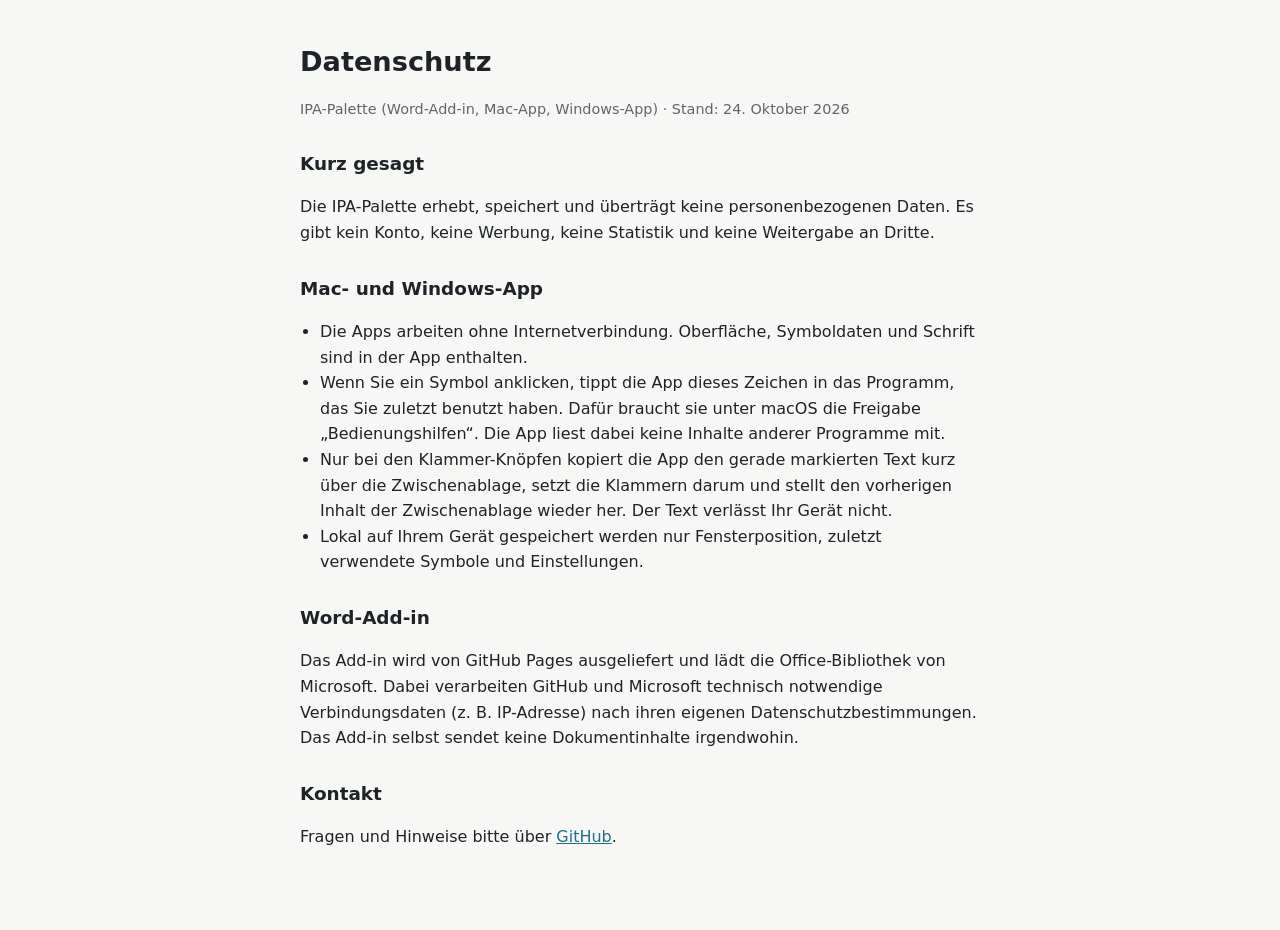
<file: datenschutz.html>
<!DOCTYPE html>
<html lang="de">
<head>
  <meta charset="utf-8">
  <meta name="viewport" content="width=device-width, initial-scale=1">
  <title>IPA-Palette – Datenschutz</title>
  <link rel="icon" type="image/png" href="assets/icon-32.png">
  <style>
    :root { --bg: #f7f7f5; --text: #1d2327; --muted: #5f666b; --accent: #1f6f8b; --border: #d4d4ce; }
    @media (prefers-color-scheme: dark) { :root { --bg: #1b1d1f; --text: #e7e8e9; --muted: #9ba2a7; --accent: #6cb7d3; --border: #3e4348; } }
    body { margin: 0; background: var(--bg); color: var(--text); font: 16px/1.6 system-ui, -apple-system, "Segoe UI", Roboto, sans-serif; }
    main { max-width: 680px; margin: 0 auto; padding: 40px 16px 64px; }
    h1 { font-size: 1.7rem; margin: 0 0 4px; } h2 { font-size: 1.15rem; margin: 28px 0 6px; }
    p, li { color: var(--text); } .muted { color: var(--muted); font-size: .9rem; }
    a { color: var(--accent); } ul { padding-left: 20px; }
  </style>
</head>
<body>
<main>
  <h1>Datenschutz</h1>
  <p class="muted">IPA-Palette (Word-Add-in, Mac-App, Windows-App) · Stand: 24. Oktober 2026</p>

  <h2>Kurz gesagt</h2>
  <p>Die IPA-Palette erhebt, speichert und überträgt keine personenbezogenen Daten. Es gibt kein Konto, keine Werbung, keine Statistik und keine Weitergabe an Dritte.</p>

  <h2>Mac- und Windows-App</h2>
  <ul>
    <li>Die Apps arbeiten ohne Internetverbindung. Oberfläche, Symboldaten und Schrift sind in der App enthalten.</li>
    <li>Wenn Sie ein Symbol anklicken, tippt die App dieses Zeichen in das Programm, das Sie zuletzt benutzt haben. Dafür braucht sie unter macOS die Freigabe „Bedienungshilfen“. Die App liest dabei keine Inhalte anderer Programme mit.</li>
    <li>Nur bei den Klammer-Knöpfen kopiert die App den gerade markierten Text kurz über die Zwischenablage, setzt die Klammern darum und stellt den vorherigen Inhalt der Zwischenablage wieder her. Der Text verlässt Ihr Gerät nicht.</li>
    <li>Lokal auf Ihrem Gerät gespeichert werden nur Fensterposition, zuletzt verwendete Symbole und Einstellungen.</li>
  </ul>

  <h2>Word-Add-in</h2>
  <p>Das Add-in wird von GitHub Pages ausgeliefert und lädt die Office-Bibliothek von Microsoft. Dabei verarbeiten GitHub und Microsoft technisch notwendige Verbindungsdaten (z. B. IP-Adresse) nach ihren eigenen Datenschutzbestimmungen. Das Add-in selbst sendet keine Dokumentinhalte irgendwohin.</p>

  <h2>Kontakt</h2>
  <p>Fragen und Hinweise bitte über <a href="https://github.com/jeremiaswilcke/ipa-palette/issues">GitHub</a>.</p>
</main>
</body>
</html>
</file>
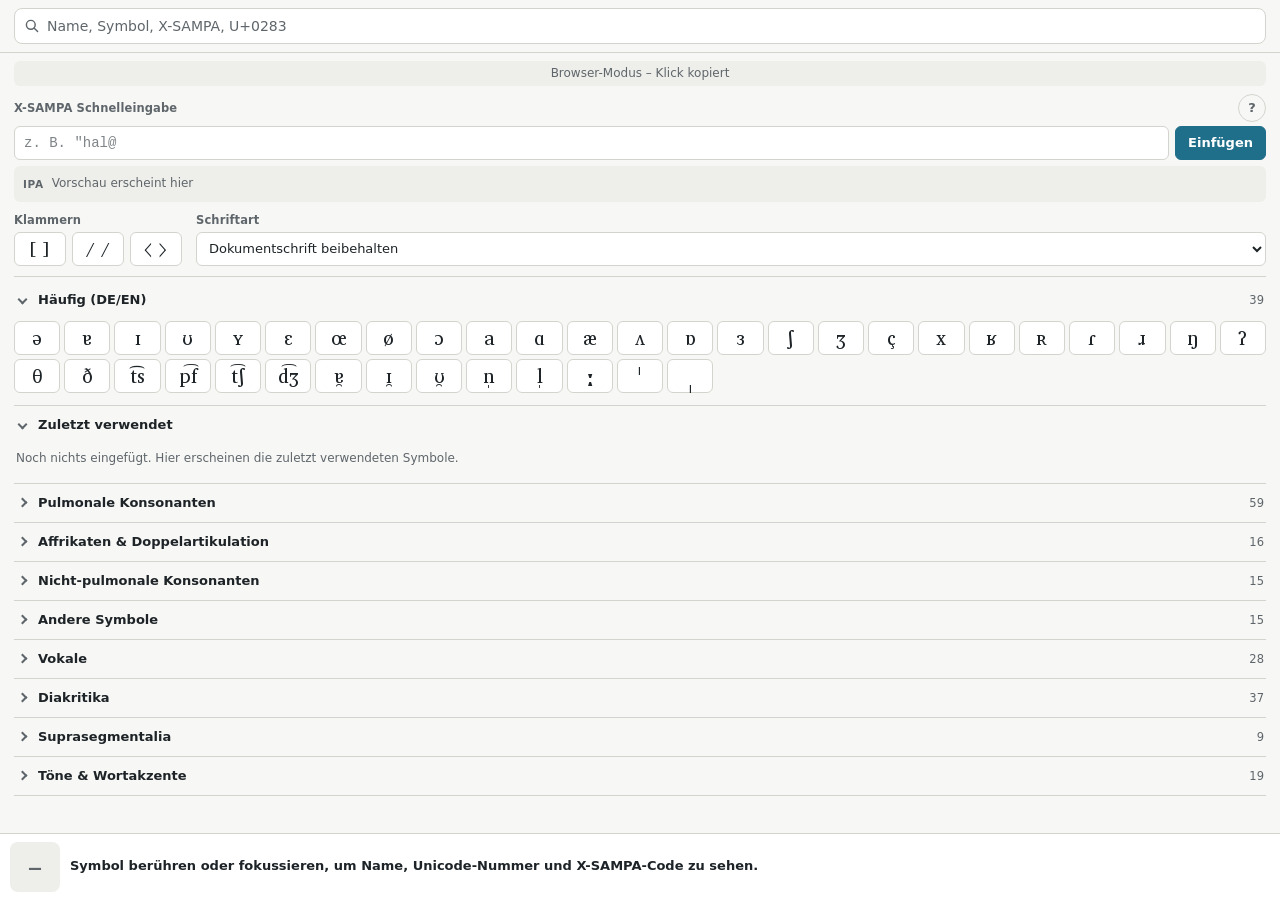
<file: taskpane.html>
<!DOCTYPE html>
<html lang="de">
<head>
  <meta charset="utf-8">
  <meta name="viewport" content="width=device-width, initial-scale=1">
  <meta name="color-scheme" content="light dark">
  <title>IPA-Palette</title>
  <link rel="icon" type="image/png" href="assets/icon-32.png">
  <link rel="stylesheet" href="taskpane.css">
  <script src="https://appsforoffice.microsoft.com/lib/1/hosted/office.js"></script>
</head>
<body>
  <h1 class="sr-only">IPA-Palette</h1>

  <header class="top">
    <div class="search">
      <svg class="search-icon" viewBox="0 0 20 20" width="16" height="16" aria-hidden="true" focusable="false">
        <circle cx="8.5" cy="8.5" r="5.5" fill="none" stroke="currentColor" stroke-width="1.8"/>
        <path d="M12.8 12.8 17 17" fill="none" stroke="currentColor" stroke-width="1.8" stroke-linecap="round"/>
      </svg>
      <input id="search" type="search" placeholder="Name, Symbol, X-SAMPA, U+0283"
             aria-label="Symbole suchen (Name, Symbol, X-SAMPA-Code oder Unicode-Nummer)"
             autocomplete="off" autocapitalize="off" autocorrect="off" spellcheck="false" enterkeyhint="search">
    </div>
  </header>

  <main id="main">
    <p id="notice" class="notice" role="status" hidden>Browser-Modus – Klick kopiert</p>

    <section class="tools" aria-label="Eingabehilfen">
      <div class="tool">
        <div class="tool-head">
          <label for="xs-input" class="lbl">X-SAMPA Schnelleingabe</label>
          <button type="button" id="xs-help" class="help" aria-expanded="false" aria-controls="xs-cheat"
                  title="Kurzübersicht der wichtigsten X-SAMPA-Codes ein-/ausblenden" aria-label="X-SAMPA-Hilfe ein- oder ausblenden">?</button>
        </div>
        <div class="xs-row">
          <input id="xs-input" type="text" placeholder="z. B. &quot;hal@" aria-describedby="xs-preview"
                 autocomplete="off" autocapitalize="off" autocorrect="off" spellcheck="false" inputmode="text">
          <button type="button" id="xs-insert" class="btn primary" title="Umgewandelten Text an der Cursorposition einfügen (Eingabetaste)">Einfügen</button>
        </div>
        <div id="xs-preview" class="xs-preview" aria-live="polite" aria-label="Vorschau der IPA-Umwandlung">
          <span class="xs-arrow" aria-hidden="true">IPA</span>
          <span id="xs-out" class="xs-out" data-empty="true">Vorschau erscheint hier</span>
        </div>
        <div id="xs-cheat" class="cheat" hidden></div>
      </div>

      <div class="tool-row">
        <div class="tool brackets">
          <span class="lbl" id="brackets-label">Klammern</span>
          <div class="btn-row" role="group" aria-labelledby="brackets-label" id="brackets"></div>
        </div>
        <div class="tool font">
          <label for="font" class="lbl">Schriftart</label>
          <select id="font" title="Schriftart für eingefügte Zeichen"></select>
        </div>
      </div>
    </section>

    <div id="results" hidden></div>
    <div id="sections"></div>
  </main>

  <footer id="infobar" class="infobar">
    <div id="info-glyph" class="info-glyph" aria-hidden="true" data-empty="true">–</div>
    <div class="info-text">
      <div id="info-name" class="info-name">Symbol berühren oder fokussieren, um Name, Unicode-Nummer und X-SAMPA-Code zu sehen.</div>
      <div class="info-meta">
        <span id="info-cp" class="info-cp"></span>
        <span id="info-xs" class="info-xs"></span>
      </div>
    </div>
  </footer>

  <div id="toast" class="toast" role="status" aria-live="polite"></div>

  <script src="ipa-data.js"></script>
  <script src="taskpane.js"></script>
</body>
</html>
</file>
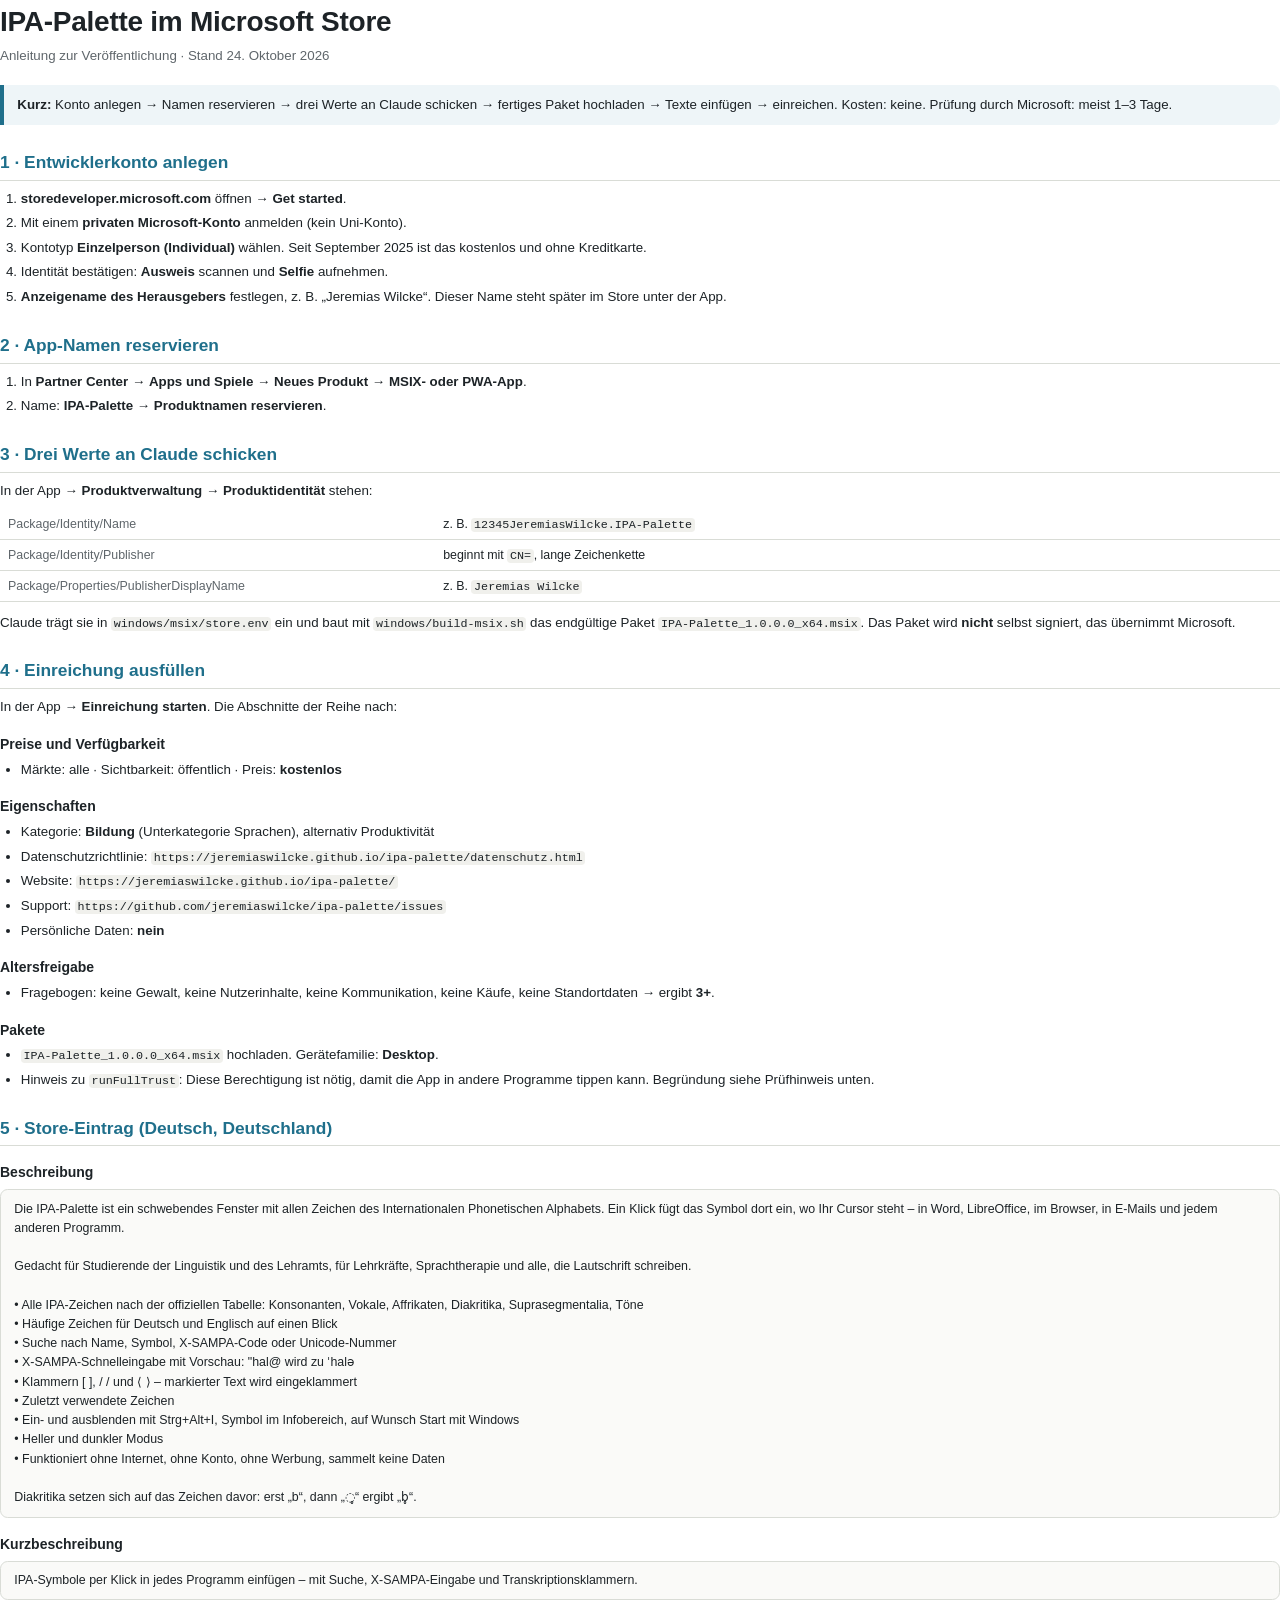
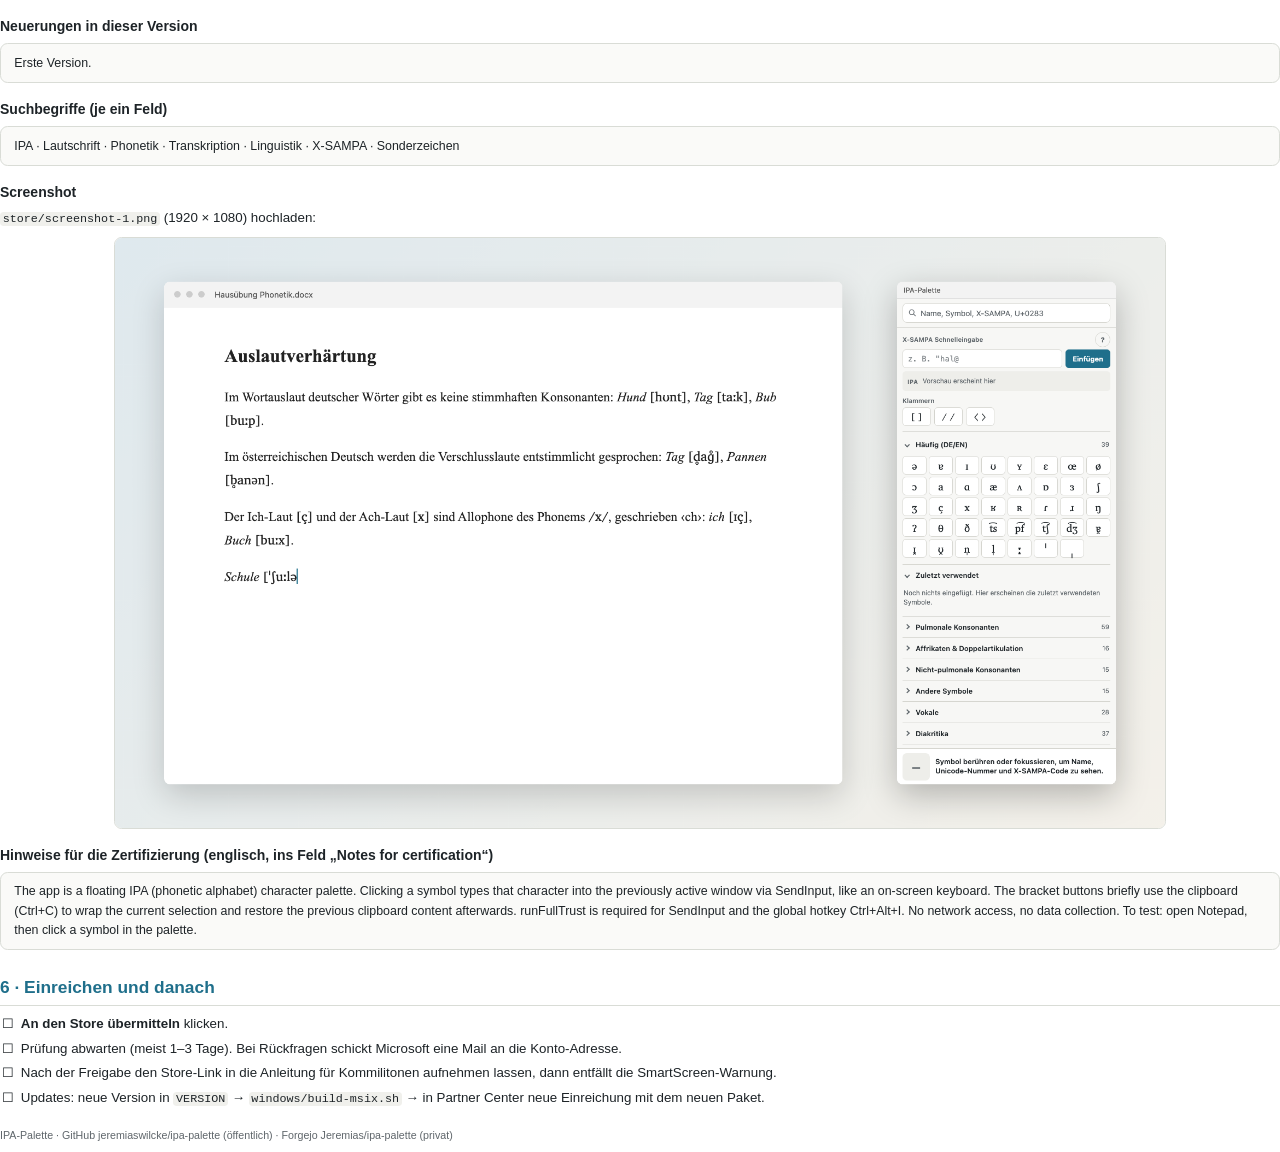
<file: store/store-anleitung.html>
<!DOCTYPE html>
<html lang="de">
<head>
<meta charset="utf-8">
<title>IPA-Palette – Microsoft Store</title>
<style>
  @page { size: A4; margin: 16mm 17mm 18mm; }
  :root { --ink: #1d2327; --muted: #5f666b; --accent: #1f6f8b; --soft: #eef5f8; --line: #d9dcd6; }
  html { -webkit-print-color-adjust: exact; print-color-adjust: exact; }
  body { font: 10pt/1.55 "Segoe UI", -apple-system, Helvetica, Arial, sans-serif; color: var(--ink); margin: 0; }
  h1 { font-size: 21pt; margin: 0 0 2pt; letter-spacing: -.2pt; }
  .sub { color: var(--muted); margin: 0 0 14pt; }
  h2 { font-size: 13pt; color: var(--accent); margin: 18pt 0 6pt; padding-bottom: 3pt; border-bottom: .3mm solid var(--line); break-after: avoid; }
  h3 { font-size: 10.5pt; margin: 12pt 0 3pt; break-after: avoid; }
  ol, ul { margin: 0 0 6pt; padding-left: 5.5mm; } li { margin-bottom: 3pt; }
  p { margin: 0 0 6pt; }
  .box { background: var(--soft); border-left: 1.2mm solid var(--accent); padding: 7pt 10pt; margin: 8pt 0; border-radius: 0 2mm 2mm 0; break-inside: avoid; }
  .copy { border: .3mm solid var(--line); border-radius: 2mm; padding: 7pt 10pt; margin: 4pt 0 8pt; background: #fafaf8; white-space: pre-wrap; font-size: 9.3pt; break-inside: avoid; }
  table { border-collapse: collapse; width: 100%; font-size: 9.3pt; margin: 4pt 0 8pt; }
  td { border-bottom: .25mm solid var(--line); padding: 4pt 6pt; vertical-align: top; }
  td:first-child { width: 34%; color: var(--muted); }
  code { font-family: ui-monospace, Menlo, Consolas, monospace; font-size: 8.8pt; background: #f0f0ec; padding: 0 2pt; border-radius: 1mm; }
  .check li { list-style: none; position: relative; } .check li::before { content: "☐"; position: absolute; left: -5mm; }
  .page { break-before: page; }
  img { width: 82%; display: block; margin: 0 auto; border: .3mm solid var(--line); border-radius: 2mm; }
  .foot { color: var(--muted); font-size: 8pt; margin-top: 14pt; }
</style>
</head>
<body>
<h1>IPA-Palette im Microsoft Store</h1>
<p class="sub">Anleitung zur Veröffentlichung · Stand 24. Oktober 2026</p>

<div class="box"><b>Kurz:</b> Konto anlegen → Namen reservieren → drei Werte an Claude schicken → fertiges Paket hochladen → Texte einfügen → einreichen. Kosten: keine. Prüfung durch Microsoft: meist 1–3 Tage.</div>

<h2>1 · Entwicklerkonto anlegen</h2>
<ol>
  <li><b>storedeveloper.microsoft.com</b> öffnen → <b>Get started</b>.</li>
  <li>Mit einem <b>privaten Microsoft-Konto</b> anmelden (kein Uni-Konto).</li>
  <li>Kontotyp <b>Einzelperson (Individual)</b> wählen. Seit September 2025 ist das kostenlos und ohne Kreditkarte.</li>
  <li>Identität bestätigen: <b>Ausweis</b> scannen und <b>Selfie</b> aufnehmen.</li>
  <li><b>Anzeigename des Herausgebers</b> festlegen, z. B. „Jeremias Wilcke“. Dieser Name steht später im Store unter der App.</li>
</ol>

<h2>2 · App-Namen reservieren</h2>
<ol>
  <li>In <b>Partner Center</b> → <b>Apps und Spiele</b> → <b>Neues Produkt</b> → <b>MSIX- oder PWA-App</b>.</li>
  <li>Name: <b>IPA-Palette</b> → <b>Produktnamen reservieren</b>.</li>
</ol>

<h2>3 · Drei Werte an Claude schicken</h2>
<p>In der App → <b>Produktverwaltung</b> → <b>Produktidentität</b> stehen:</p>
<table>
  <tr><td>Package/Identity/Name</td><td>z. B. <code>12345JeremiasWilcke.IPA-Palette</code></td></tr>
  <tr><td>Package/Identity/Publisher</td><td>beginnt mit <code>CN=</code>, lange Zeichenkette</td></tr>
  <tr><td>Package/Properties/PublisherDisplayName</td><td>z. B. <code>Jeremias Wilcke</code></td></tr>
</table>
<p>Claude trägt sie in <code>windows/msix/store.env</code> ein und baut mit <code>windows/build-msix.sh</code> das endgültige Paket <code>IPA-Palette_1.0.0.0_x64.msix</code>. Das Paket wird <b>nicht</b> selbst signiert, das übernimmt Microsoft.</p>

<h2>4 · Einreichung ausfüllen</h2>
<p>In der App → <b>Einreichung starten</b>. Die Abschnitte der Reihe nach:</p>

<h3>Preise und Verfügbarkeit</h3>
<ul><li>Märkte: alle · Sichtbarkeit: öffentlich · Preis: <b>kostenlos</b></li></ul>

<h3>Eigenschaften</h3>
<ul>
  <li>Kategorie: <b>Bildung</b> (Unterkategorie Sprachen), alternativ Produktivität</li>
  <li>Datenschutzrichtlinie: <code>https://jeremiaswilcke.github.io/ipa-palette/datenschutz.html</code></li>
  <li>Website: <code>https://jeremiaswilcke.github.io/ipa-palette/</code></li>
  <li>Support: <code>https://github.com/jeremiaswilcke/ipa-palette/issues</code></li>
  <li>Persönliche Daten: <b>nein</b></li>
</ul>

<h3>Altersfreigabe</h3>
<ul><li>Fragebogen: keine Gewalt, keine Nutzerinhalte, keine Kommunikation, keine Käufe, keine Standortdaten → ergibt <b>3+</b>.</li></ul>

<h3>Pakete</h3>
<ul>
  <li><code>IPA-Palette_1.0.0.0_x64.msix</code> hochladen. Gerätefamilie: <b>Desktop</b>.</li>
  <li>Hinweis zu <code>runFullTrust</code>: Diese Berechtigung ist nötig, damit die App in andere Programme tippen kann. Begründung siehe Prüfhinweis unten.</li>
</ul>

<h2>5 · Store-Eintrag (Deutsch, Deutschland)</h2>

<h3>Beschreibung</h3>
<div class="copy">Die IPA-Palette ist ein schwebendes Fenster mit allen Zeichen des Internationalen Phonetischen Alphabets. Ein Klick fügt das Symbol dort ein, wo Ihr Cursor steht – in Word, LibreOffice, im Browser, in E-Mails und jedem anderen Programm.

Gedacht für Studierende der Linguistik und des Lehramts, für Lehrkräfte, Sprachtherapie und alle, die Lautschrift schreiben.

• Alle IPA-Zeichen nach der offiziellen Tabelle: Konsonanten, Vokale, Affrikaten, Diakritika, Suprasegmentalia, Töne
• Häufige Zeichen für Deutsch und Englisch auf einen Blick
• Suche nach Name, Symbol, X-SAMPA-Code oder Unicode-Nummer
• X-SAMPA-Schnelleingabe mit Vorschau: "hal@ wird zu ˈhalə
• Klammern [ ], / / und ⟨ ⟩ – markierter Text wird eingeklammert
• Zuletzt verwendete Zeichen
• Ein- und ausblenden mit Strg+Alt+I, Symbol im Infobereich, auf Wunsch Start mit Windows
• Heller und dunkler Modus
• Funktioniert ohne Internet, ohne Konto, ohne Werbung, sammelt keine Daten

Diakritika setzen sich auf das Zeichen davor: erst „b“, dann „◌̥“ ergibt „b̥“.</div>

<h3>Kurzbeschreibung</h3>
<div class="copy">IPA-Symbole per Klick in jedes Programm einfügen – mit Suche, X-SAMPA-Eingabe und Transkriptionsklammern.</div>

<h3>Neuerungen in dieser Version</h3>
<div class="copy">Erste Version.</div>

<h3>Suchbegriffe (je ein Feld)</h3>
<div class="copy">IPA · Lautschrift · Phonetik · Transkription · Linguistik · X-SAMPA · Sonderzeichen</div>

<h3>Screenshot</h3>
<p><code>store/screenshot-1.png</code> (1920 × 1080) hochladen:</p>
<img src="screenshot-1.png" alt="Screenshot IPA-Palette">

<h3>Hinweise für die Zertifizierung (englisch, ins Feld „Notes for certification“)</h3>
<div class="copy">The app is a floating IPA (phonetic alphabet) character palette. Clicking a symbol types that character into the previously active window via SendInput, like an on-screen keyboard. The bracket buttons briefly use the clipboard (Ctrl+C) to wrap the current selection and restore the previous clipboard content afterwards. runFullTrust is required for SendInput and the global hotkey Ctrl+Alt+I. No network access, no data collection. To test: open Notepad, then click a symbol in the palette.</div>

<h2>6 · Einreichen und danach</h2>
<ul class="check">
  <li><b>An den Store übermitteln</b> klicken.</li>
  <li>Prüfung abwarten (meist 1–3 Tage). Bei Rückfragen schickt Microsoft eine Mail an die Konto-Adresse.</li>
  <li>Nach der Freigabe den Store-Link in die Anleitung für Kommilitonen aufnehmen lassen, dann entfällt die SmartScreen-Warnung.</li>
  <li>Updates: neue Version in <code>VERSION</code> → <code>windows/build-msix.sh</code> → in Partner Center neue Einreichung mit dem neuen Paket.</li>
</ul>

<p class="foot">IPA-Palette · GitHub jeremiaswilcke/ipa-palette (öffentlich) · Forgejo Jeremias/ipa-palette (privat)</p>
</body>
</html>
</file>
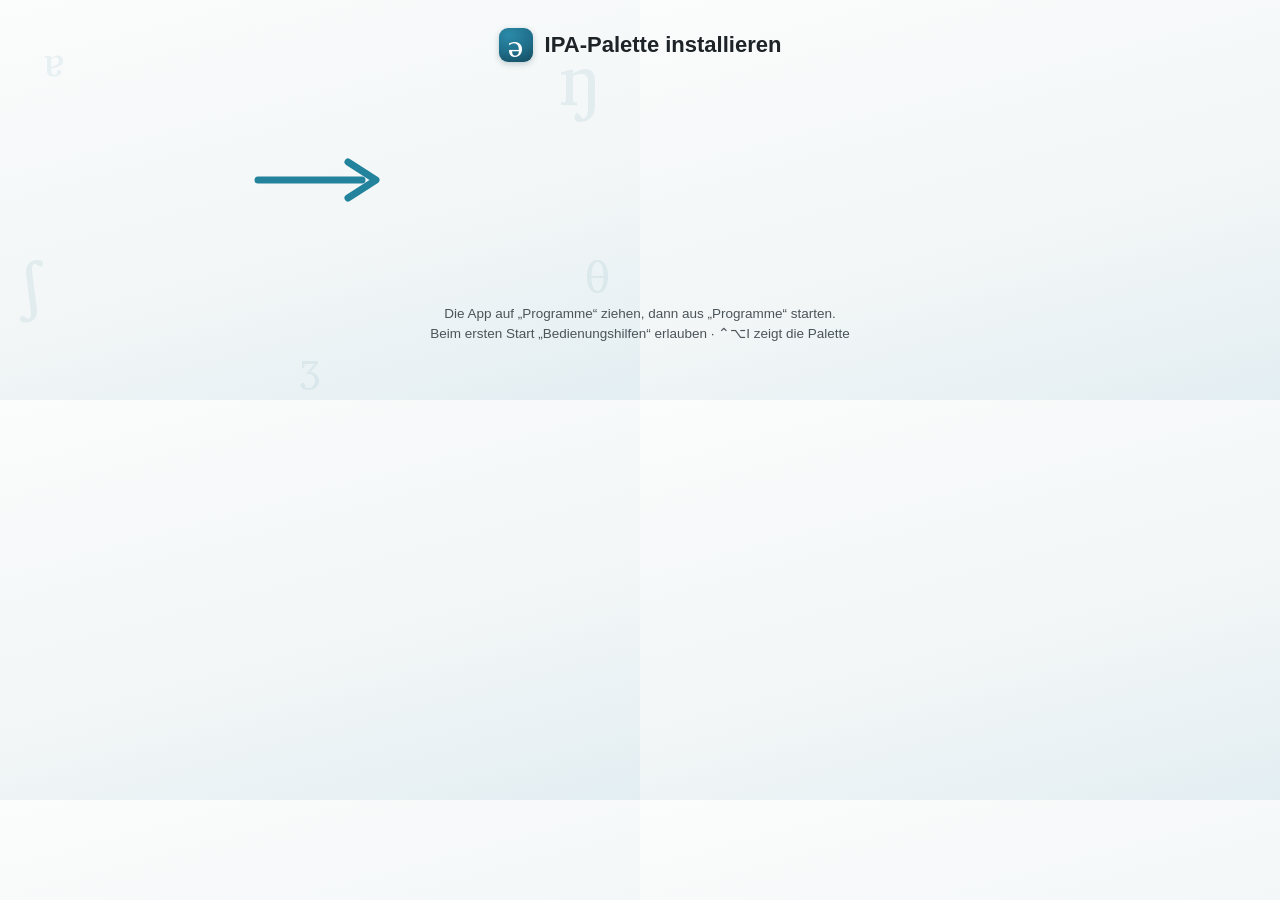
<file: mac/dmg/background.html>
<!DOCTYPE html><html><head><meta charset="utf-8"><style>
@font-face { font-family: "IPA Palette Serif"; src: url("../../fonts/ipa-palette-serif.woff2") format("woff2"); }
html,body{margin:0;width:640px;height:400px;overflow:hidden;background:linear-gradient(165deg,#fbfcfc 0%,#f2f6f7 60%,#e3eef2 100%);font-family:-apple-system,"Helvetica Neue",sans-serif;color:#1d2327}
.sym{position:absolute;font-family:"IPA Palette Serif",serif;color:rgba(31,111,139,.08);line-height:1}
.head{position:absolute;top:28px;width:100%;display:flex;justify-content:center;align-items:center;gap:12px}
.badge{width:34px;height:34px;border-radius:9px;background:radial-gradient(120% 90% at 30% 20%,#2b8aa8,#1f6f8b 55%,#164f63);color:#fff;font:30px/34px "IPA Palette Serif",serif;text-align:center;box-shadow:0 2px 6px rgba(18,63,80,.25)}
h1{font-size:22px;font-weight:600;margin:0}
p{position:absolute;top:304px;width:100%;text-align:center;font-size:13.5px;color:#4b5459;margin:0;line-height:1.5}
svg{position:absolute;left:250px;top:150px}
</style></head><body>
<div class="sym" style="left:20px;top:250px;font-size:64px">ʃ</div>
<div class="sym" style="left:560px;top:40px;font-size:72px">ŋ</div>
<div class="sym" style="left:585px;top:250px;font-size:46px">θ</div>
<div class="sym" style="left:44px;top:40px;font-size:40px">ɐ</div>
<div class="sym" style="left:300px;top:345px;font-size:40px">ʒ</div>
<div class="head"><div class="badge">ə</div><h1>IPA-Palette installieren</h1></div>
<svg width="140" height="60" viewBox="0 0 140 60"><path d="M8 30 H112" stroke="#23829c" stroke-width="7" stroke-linecap="round"/><path d="M98 12 L126 30 L98 48" fill="none" stroke="#23829c" stroke-width="7" stroke-linecap="round" stroke-linejoin="round"/></svg>
<p>Die App auf „Programme“ ziehen, dann aus „Programme“ starten.<br>Beim ersten Start „Bedienungshilfen“ erlauben · ⌃⌥I zeigt die Palette</p>
</body></html>
</file>
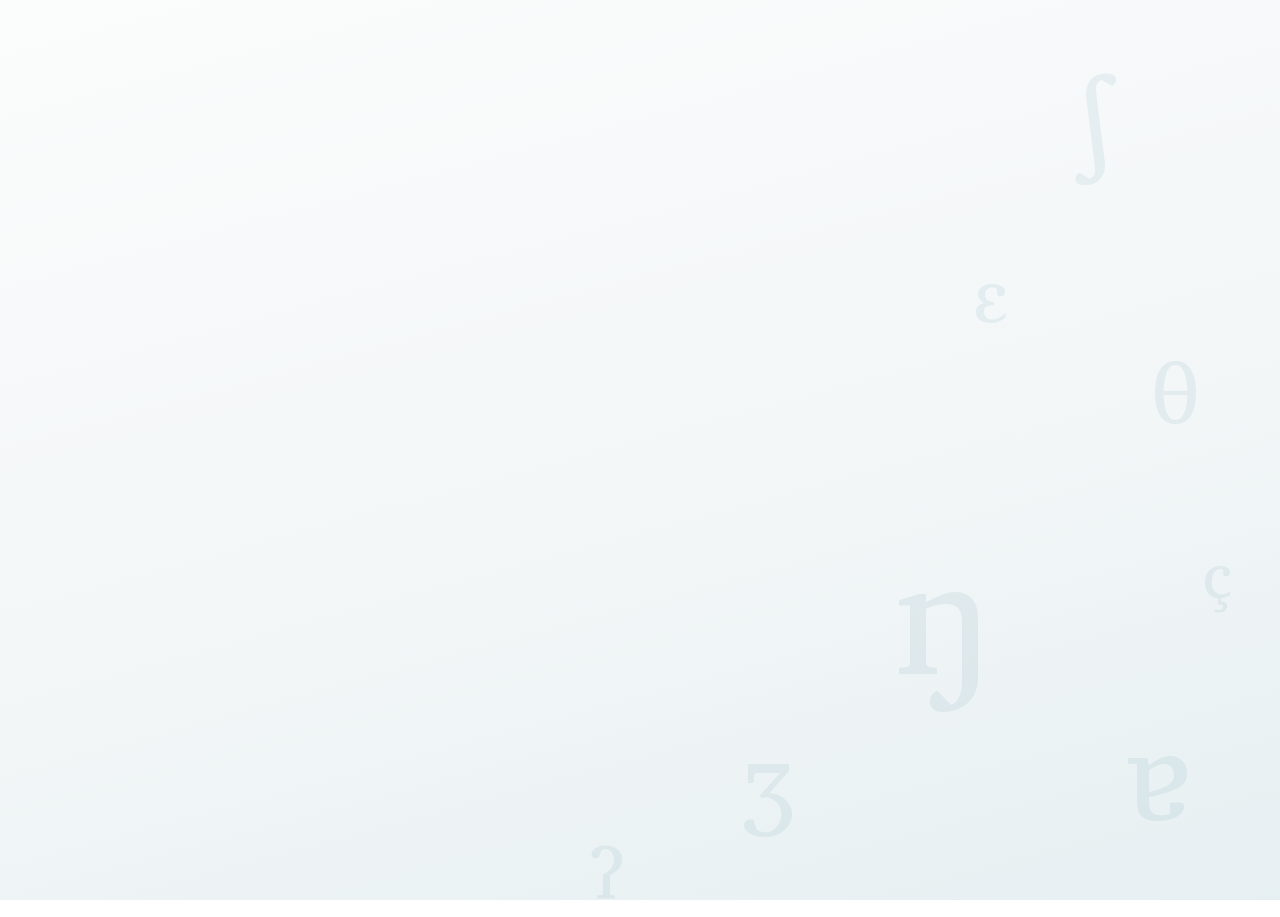
<file: windows/installer/art/art.html>
<!DOCTYPE html>
<!-- Bilder fürs Setup: art.html?side | ?back | ?back&dark  (render.sh rendert alle Größen) -->
<html><head><meta charset="utf-8"><style>
@font-face { font-family: "IPA Palette Serif"; src: url("../../../fonts/ipa-palette-serif.woff2") format("woff2"); }
html, body { margin: 0; width: 100vw; height: 100vh; overflow: hidden; }
body { position: relative; font-family: "IPA Palette Serif", serif; }
.side { background: radial-gradient(120% 70% at 30% 18%, #2b8aa8 0%, #1f6f8b 45%, #123f50 100%); color: #fff; }
.side .logo { position: absolute; left: 0; right: 0; top: 17vh; text-align: center; font-size: 46vw; line-height: 1; text-shadow: 0 0.6vw 2.4vw rgba(0,0,0,.25); }
.side .name { position: absolute; left: 0; right: 0; top: 50vh; text-align: center; font: 600 9.6vw/1 "Segoe UI", -apple-system, sans-serif; letter-spacing: .02em; }
.side .tag { position: absolute; left: 0; right: 0; top: 56.5vh; text-align: center; font: 400 6vw/1.3 "Segoe UI", -apple-system, sans-serif; color: rgba(255,255,255,.72); }
.side .line { position: absolute; left: 30%; right: 30%; top: 64vh; height: .5vw; background: rgba(255,255,255,.35); border-radius: 1vw; }
.side .sym { position: absolute; color: rgba(255,255,255,.12); }
.back { background: linear-gradient(165deg, #fbfcfc 0%, #f2f6f7 60%, #e6eff2 100%); }
.back .sym { position: absolute; color: rgba(31,111,139,.075); }
.back.dark { background: linear-gradient(165deg, #1d2124 0%, #1a1e20 60%, #15262d 100%); }
.back.dark .sym { color: rgba(108,183,211,.075); }
</style></head><body>
<script>
const q = location.search, side = q.includes('side');
document.body.className = side ? 'side' : 'back' + (q.includes('dark') ? ' dark' : '');
// verstreute Lautschriftzeichen, feste Positionen (x %, y %, Größe in vw)
const sym = side
  ? [['ʃ',8,6,15],['ŋ',74,10,17],['θ',12,74,16],['ʒ',70,72,14],['ɐ',40,86,12],['ʔ',82,40,12],['ç',6,40,11]]
  : [['ʃ',84,6,9],['ŋ',70,58,13],['θ',90,38,7],['ʒ',58,80,8],['ɐ',88,78,10],['ɛ',76,28,6],['ʔ',46,92,6],['ç',94,60,5]];
for (const [c, x, y, s] of sym) {
  const d = document.createElement('div'); d.className = 'sym'; d.textContent = c;
  d.style.cssText = `left:${x}%;top:${y}%;font-size:${s}vw;line-height:1`;
  document.body.appendChild(d);
}
if (side) document.body.insertAdjacentHTML('beforeend',
  '<div class="logo">ə</div><div class="name">IPA-Palette</div><div class="tag">Lautschrift per Klick</div><div class="line"></div>');
</script>
</body></html>
</file>
<file: taskpane.css>
/* IPA-Palette – Task-Pane-Stile. Ziel: 300–600 px Breite, hell/dunkel, eine Akzentfarbe. */

@font-face {
  font-family: "IPA Palette Serif";
  src: url("fonts/ipa-palette-serif.woff2") format("woff2");
  font-weight: 400;
  font-style: normal;
  font-display: swap;
}

:root {
  --font-ui: system-ui, -apple-system, "Segoe UI", Roboto, "Helvetica Neue", Arial, sans-serif;
  --font-ipa: "IPA Palette Serif", "Charis SIL", "Doulos SIL", "Gentium Plus", "Noto Serif", "Times New Roman", serif;
  --font-mono: ui-monospace, "SF Mono", Menlo, Consolas, "Liberation Mono", monospace;

  --bg: #f7f7f5;
  --surface: #ffffff;
  --surface-2: #eeeeea;
  --text: #1d2327;
  --muted: #5f666b;
  --border: #d4d4ce;
  --accent: #1f6f8b;
  --accent-ink: #ffffff;
  --accent-soft: #e0eef3;
  --na-bg: #e6e6e1;
  --na-line: rgba(100, 100, 100, 0.16);
  --shadow: 0 1px 2px rgba(0, 0, 0, 0.12);

  --radius: 6px;
  --step: 10px;          /* Einrueckung je Vokalzeile (Trapez) */
  --slot-w: 30px;        /* Breite einer Symboltaste in den Tabellen */
  --label-w: 60px;       /* Spalte mit den Zungenhoehen rechts vom Vokaltrapez */
}

@media (prefers-color-scheme: dark) {
  :root:not([data-theme="light"]) {
    --bg: #1b1d1f;
    --surface: #25282b;
    --surface-2: #2e3236;
    --text: #e7e8e9;
    --muted: #9ba2a7;
    --border: #3e4348;
    --accent: #6cb7d3;
    --accent-ink: #0d2a35;
    --accent-soft: #24414c;
    --na-bg: #2b2e31;
    --na-line: rgba(200, 200, 200, 0.1);
    --shadow: 0 1px 2px rgba(0, 0, 0, 0.5);
  }
}

:root[data-theme="dark"] {
  --bg: #1b1d1f;
  --surface: #25282b;
  --surface-2: #2e3236;
  --text: #e7e8e9;
  --muted: #9ba2a7;
  --border: #3e4348;
  --accent: #6cb7d3;
  --accent-ink: #0d2a35;
  --accent-soft: #24414c;
  --na-bg: #2b2e31;
  --na-line: rgba(200, 200, 200, 0.1);
  --shadow: 0 1px 2px rgba(0, 0, 0, 0.5);
}

@media (max-width: 329px) {
  :root { --step: 8px; --label-w: 56px; }
}

*, *::before, *::after { box-sizing: border-box; }

html { -webkit-text-size-adjust: 100%; text-size-adjust: 100%; }

body {
  margin: 0;
  height: 100vh;
  height: 100dvh;
  display: flex;
  flex-direction: column;
  background: var(--bg);
  color: var(--text);
  font: 13px/1.4 var(--font-ui);
  overflow: hidden;
}

.sr-only {
  position: absolute; width: 1px; height: 1px; margin: -1px; padding: 0;
  overflow: hidden; clip: rect(0 0 0 0); white-space: nowrap; border: 0;
}

[hidden] { display: none !important; }

/* ---------- Kopfzeile / Suche ---------- */
.top {
  flex: none;
  padding: 8px 10px;
  background: var(--bg);
  border-bottom: 1px solid var(--border);
}
.search { position: relative; }
.search-icon {
  position: absolute; left: 10px; top: 50%; transform: translateY(-50%);
  color: var(--muted); pointer-events: none;
}
#search {
  width: 100%;
  height: 36px;
  padding: 0 10px 0 32px;
  font: inherit;
  font-size: 14px;
  color: var(--text);
  background: var(--surface);
  border: 1px solid var(--border);
  border-radius: 8px;
  -webkit-appearance: none;
  appearance: none;
}
#search::placeholder { color: var(--muted); opacity: 1; }
#search::-webkit-search-cancel-button { cursor: pointer; }

input:focus-visible, select:focus-visible, button:focus-visible, summary:focus-visible, .scroll:focus-visible {
  outline: 2px solid var(--accent);
  outline-offset: 1px;
}

/* ---------- Hauptbereich ---------- */
main {
  flex: 1 1 auto;
  min-height: 0;
  overflow-y: auto;
  overflow-x: hidden;
  overscroll-behavior: contain;
  padding: 8px 10px 16px;
}

.notice {
  margin: 0 0 8px;
  padding: 4px 10px;
  font-size: 12px;
  color: var(--muted);
  background: var(--surface-2);
  border-radius: var(--radius);
  text-align: center;
}

/* ---------- Werkzeuge: X-SAMPA, Klammern, Schriftart ---------- */
main.searching .tools { display: none; }
.tools { display: grid; gap: 10px; padding-bottom: 10px; border-bottom: 1px solid var(--border); margin-bottom: 4px; }
.lbl { font-size: 11.5px; font-weight: 600; color: var(--muted); letter-spacing: 0.01em; }
.tool-head { display: flex; align-items: center; justify-content: space-between; margin-bottom: 4px; min-height: 28px; }
.tool-row { display: flex; flex-wrap: wrap; gap: 10px 14px; align-items: flex-end; }
.tool.brackets { flex: 0 0 auto; }
.tool.font { flex: 1 1 140px; min-width: 130px; }
.tool.font .lbl { display: block; margin-bottom: 4px; }
.tool.brackets .lbl { display: block; margin-bottom: 4px; }

.xs-row { display: flex; gap: 6px; }
#xs-input {
  flex: 1 1 auto; min-width: 0;
  height: 34px; padding: 0 9px;
  font-family: var(--font-mono); font-size: 14px;
  color: var(--text); background: var(--surface);
  border: 1px solid var(--border); border-radius: var(--radius);
}
#xs-input::placeholder { color: var(--muted); opacity: 0.8; }

.btn {
  height: 34px; min-width: 34px; padding: 0 12px;
  font: inherit; font-size: 13px; font-weight: 600;
  color: var(--text); background: var(--surface);
  border: 1px solid var(--border); border-radius: var(--radius);
  cursor: pointer; white-space: nowrap;
}
.btn:hover { border-color: var(--accent); background: var(--accent-soft); }
.btn:active { transform: translateY(1px); }
.btn.primary { color: var(--accent-ink); background: var(--accent); border-color: var(--accent); }
.btn.primary:hover { filter: brightness(1.08); background: var(--accent); }

.btn-row { display: flex; gap: 6px; }
.btn-row .btn { font-family: var(--font-ipa); font-size: 17px; font-weight: 400; padding: 0 10px; min-width: 52px; letter-spacing: 0.04em; }

.help {
  width: 28px; height: 28px; padding: 0;
  font: inherit; font-size: 13px; font-weight: 700; line-height: 1;
  color: var(--muted); background: transparent;
  border: 1px solid var(--border); border-radius: 50%;
  cursor: pointer;
}
.help:hover, .help[aria-expanded="true"] { color: var(--accent-ink); background: var(--accent); border-color: var(--accent); }

.xs-preview {
  display: flex; align-items: center; gap: 8px;
  margin-top: 6px; min-height: 36px; padding: 2px 9px;
  background: var(--surface-2); border-radius: var(--radius);
}
.xs-arrow { flex: none; font-size: 10.5px; font-weight: 700; letter-spacing: 0.06em; color: var(--muted); transform: translateY(1px); }
.xs-out { font-family: var(--font-ipa); font-size: 20px; line-height: 1.3; overflow-wrap: anywhere; min-width: 0; }
.xs-out[data-empty="true"] { font-family: var(--font-ui); font-size: 12px; color: var(--muted); }

select#font {
  width: 100%; height: 34px; padding: 0 8px;
  font: inherit; font-size: 13px; color: var(--text);
  background: var(--surface); border: 1px solid var(--border); border-radius: var(--radius);
}

/* X-SAMPA-Spickzettel */
.cheat { margin-top: 6px; padding: 6px 8px 8px; background: var(--surface); border: 1px solid var(--border); border-radius: var(--radius); }
.cheat table { width: 100%; border-collapse: collapse; table-layout: fixed; }
.cheat td { padding: 1px 3px; border-bottom: 1px solid var(--border); height: 26px; vertical-align: baseline; line-height: 1.2; }
.cheat tr:last-child td { border-bottom: 0; }
.cheat td.k { width: 15%; font-family: var(--font-mono); font-size: 12.5px; color: var(--muted); text-align: right; padding-right: 7px; white-space: nowrap; }
.cheat td.v { width: 18.33%; font-family: var(--font-ipa); font-size: 18px; text-align: left; padding-left: 2px; border-right: 1px solid var(--border); }
.cheat td.v:last-child { border-right: 0; }
.cheat p { margin: 6px 0 0; font-size: 11.5px; color: var(--muted); }
.cheat .ex { font-family: var(--font-mono); }
.cheat .ex b { font-family: var(--font-ipa); font-weight: 400; font-size: 14px; color: var(--text); }

/* ---------- Abschnitte ---------- */
details.sec { border-bottom: 1px solid var(--border); }
details.sec > summary {
  list-style: none; cursor: pointer;
  display: flex; align-items: center; gap: 8px;
  min-height: 38px; padding: 6px 2px;
  font-weight: 600; font-size: 13px;
  user-select: none; -webkit-user-select: none;
}
details.sec > summary::-webkit-details-marker { display: none; }
details.sec > summary::before {
  content: ""; flex: none; width: 7px; height: 7px;
  border-right: 2px solid var(--muted); border-bottom: 2px solid var(--muted);
  transform: rotate(-45deg); transition: transform 0.12s ease; margin: 0 4px 0 3px;
}
details.sec[open] > summary::before { transform: rotate(45deg); }
details.sec > summary .count { margin-left: auto; font-weight: 400; font-size: 11.5px; color: var(--muted); }
details.sec > .body { padding: 2px 0 12px; }

.sub { margin: 10px 0 4px; font-size: 11.5px; font-weight: 600; color: var(--muted); }
.sub:first-child { margin-top: 2px; }
.hint { margin: 4px 2px; font-size: 12px; color: var(--muted); }
.legend { margin: 6px 2px 0; font-size: 11.5px; color: var(--muted); }

/* ---------- Symboltasten ---------- */
.grid { display: grid; grid-template-columns: repeat(auto-fill, minmax(42px, 1fr)); gap: 4px; }

button.sym {
  min-width: 32px; height: 34px; padding: 0 4px;
  font-family: var(--font-ipa); font-size: 19px; line-height: 1; font-weight: 400;
  color: var(--text); background: var(--surface);
  border: 1px solid var(--border); border-radius: var(--radius);
  cursor: pointer; white-space: nowrap;
  font-feature-settings: normal;
  -webkit-tap-highlight-color: transparent;
}
.grid > button.sym { width: 100%; }
button.sym.big { font-size: 25px; }
button.sym:hover { border-color: var(--accent); background: var(--accent-soft); }
button.sym:active { transform: translateY(1px); background: var(--accent); color: var(--accent-ink); border-color: var(--accent); }

#results .count { margin: 2px 2px 6px; font-size: 12px; color: var(--muted); }

/* ---------- Konsonantentabelle ---------- */
.scroll-wrap { position: relative; }
.scroll-wrap::after {
  content: ""; position: absolute; top: 0; right: 0; bottom: 0; width: 18px;
  pointer-events: none; opacity: 0; transition: opacity 0.15s;
  background: linear-gradient(to right, transparent, var(--bg));
}
.scroll-wrap.more-right::after { opacity: 1; }
.scroll { overflow-x: auto; overflow-y: hidden; padding-bottom: 2px; -webkit-overflow-scrolling: touch; border-radius: 2px; }

table.ctable { border-collapse: separate; border-spacing: 0; min-width: 100%; border-top: 1px solid var(--border); border-left: 1px solid var(--border); }
.ctable th, .ctable td { border-right: 1px solid var(--border); border-bottom: 1px solid var(--border); padding: 0; }
.ctable thead th {
  padding: 4px 3px; font-size: 10.5px; font-weight: 600; color: var(--muted);
  white-space: nowrap; text-align: center; background: var(--surface-2);
}
.ctable th.manner {
  position: sticky; left: 0; z-index: 2;
  min-width: 76px; max-width: 84px; padding: 2px 6px;
  font-size: 11px; font-weight: 600; color: var(--muted); text-align: left; line-height: 1.2;
  background: var(--surface-2);
  box-shadow: 1px 0 0 var(--border);
}
.ctable thead th.corner { position: sticky; left: 0; z-index: 3; box-shadow: 1px 0 0 var(--border); }
.ctable td { min-width: calc(var(--slot-w) * 2 + 6px); padding: 2px; vertical-align: middle; }
.ctable td.na {
  background-color: var(--na-bg);
  background-image: repeating-linear-gradient(135deg, transparent 0 4px, var(--na-line) 4px 5px);
}
.pair { display: flex; justify-content: center; gap: 2px; }
.slot { flex: none; width: var(--slot-w); height: 34px; display: block; }
.ctable button.sym.slot { min-width: 0; padding: 0; width: var(--slot-w); }

/* ---------- Vokaltrapez ---------- */
.vowel { margin-top: 2px; }
.vhead, .vrow { display: grid; grid-template-columns: 1fr var(--label-w); align-items: center; }
.vcells { display: grid; grid-template-columns: repeat(3, 1fr); margin-left: calc((var(--i, 0) + 0.5) * var(--step) + 2px); }
.vhead .vcells span { text-align: center; font-size: 10.5px; font-weight: 600; color: var(--muted); padding-bottom: 3px; }
.vbody { position: relative; }
.vbody::before {
  content: ""; position: absolute; z-index: 0; left: 0; right: var(--label-w); top: 0; bottom: 0;
  background: var(--surface-2);
  clip-path: polygon(0 0, 100% 0, 100% 100%, calc(7 * var(--step)) 100%);
}
.vrow { position: relative; z-index: 1; min-height: 38px; }
.vcell { display: grid; grid-template-columns: 1fr 1fr; gap: 2px; padding: 2px 1px; border-left: 1px dotted var(--border); }
.vcells .vcell:first-child { border-left: 0; }
.vcell .slot, .vcell button.sym { width: 100%; min-width: 0; padding: 0; }
.vcell .slot { height: 34px; }
.vlabel { padding-left: 6px; font-size: 10px; line-height: 1.15; color: var(--muted); }

/* ---------- Infoleiste ---------- */
.infobar {
  flex: none; display: flex; align-items: center; gap: 10px;
  min-height: 66px; padding: 8px 10px;
  background: var(--surface); border-top: 1px solid var(--border);
}
.info-glyph {
  flex: none; width: 50px; height: 50px; display: flex; align-items: center; justify-content: center;
  font-family: var(--font-ipa); font-size: 30px; line-height: 1;
  background: var(--surface-2); border-radius: 8px; overflow: hidden;
}
.info-glyph[data-empty="true"] { color: var(--muted); font-family: var(--font-ui); }
.info-text { min-width: 0; flex: 1 1 auto; }
.info-name { font-weight: 600; font-size: 13px; line-height: 1.3; overflow-wrap: anywhere; }
.info-meta { display: flex; flex-wrap: wrap; gap: 0 10px; margin-top: 2px; font-size: 11.5px; color: var(--muted); }
.info-cp, .info-xs { font-family: var(--font-mono); font-size: 11.5px; }
.info-meta span:empty { display: none; }

/* ---------- Toast ---------- */
.toast {
  position: fixed; left: 50%; bottom: 82px; transform: translate(-50%, 8px);
  max-width: calc(100vw - 24px);
  padding: 7px 14px; border-radius: 999px;
  font-size: 13px; font-weight: 600;
  color: var(--accent-ink); background: var(--accent); box-shadow: var(--shadow);
  opacity: 0; pointer-events: none; transition: opacity 0.15s, transform 0.15s;
  z-index: 20;
  white-space: nowrap; overflow: hidden; text-overflow: ellipsis;
}
.toast .ipa { font-family: var(--font-ipa); font-size: 17px; font-weight: 400; }
.toast.show { opacity: 1; transform: translate(-50%, 0); }

@media (prefers-reduced-motion: reduce) {
  *, *::before, *::after { transition: none !important; }
}

@media (min-width: 480px) {
  .grid { grid-template-columns: repeat(auto-fill, minmax(46px, 1fr)); }
  main { padding-left: 14px; padding-right: 14px; }
  .top { padding-left: 14px; padding-right: 14px; }
}

/* Mac- und Windows-App: Schriftart legt das Zielprogramm fest */
[data-mode="native"] .tool.font { display: none; }

/* Offene Klammer: wartet auf den Klick zum Schliessen */
.btn-row .btn.offen { color: var(--accent-ink); background: var(--accent); border-color: var(--accent); font-family: inherit; font-size: 14px; font-weight: 600; }
</file>
